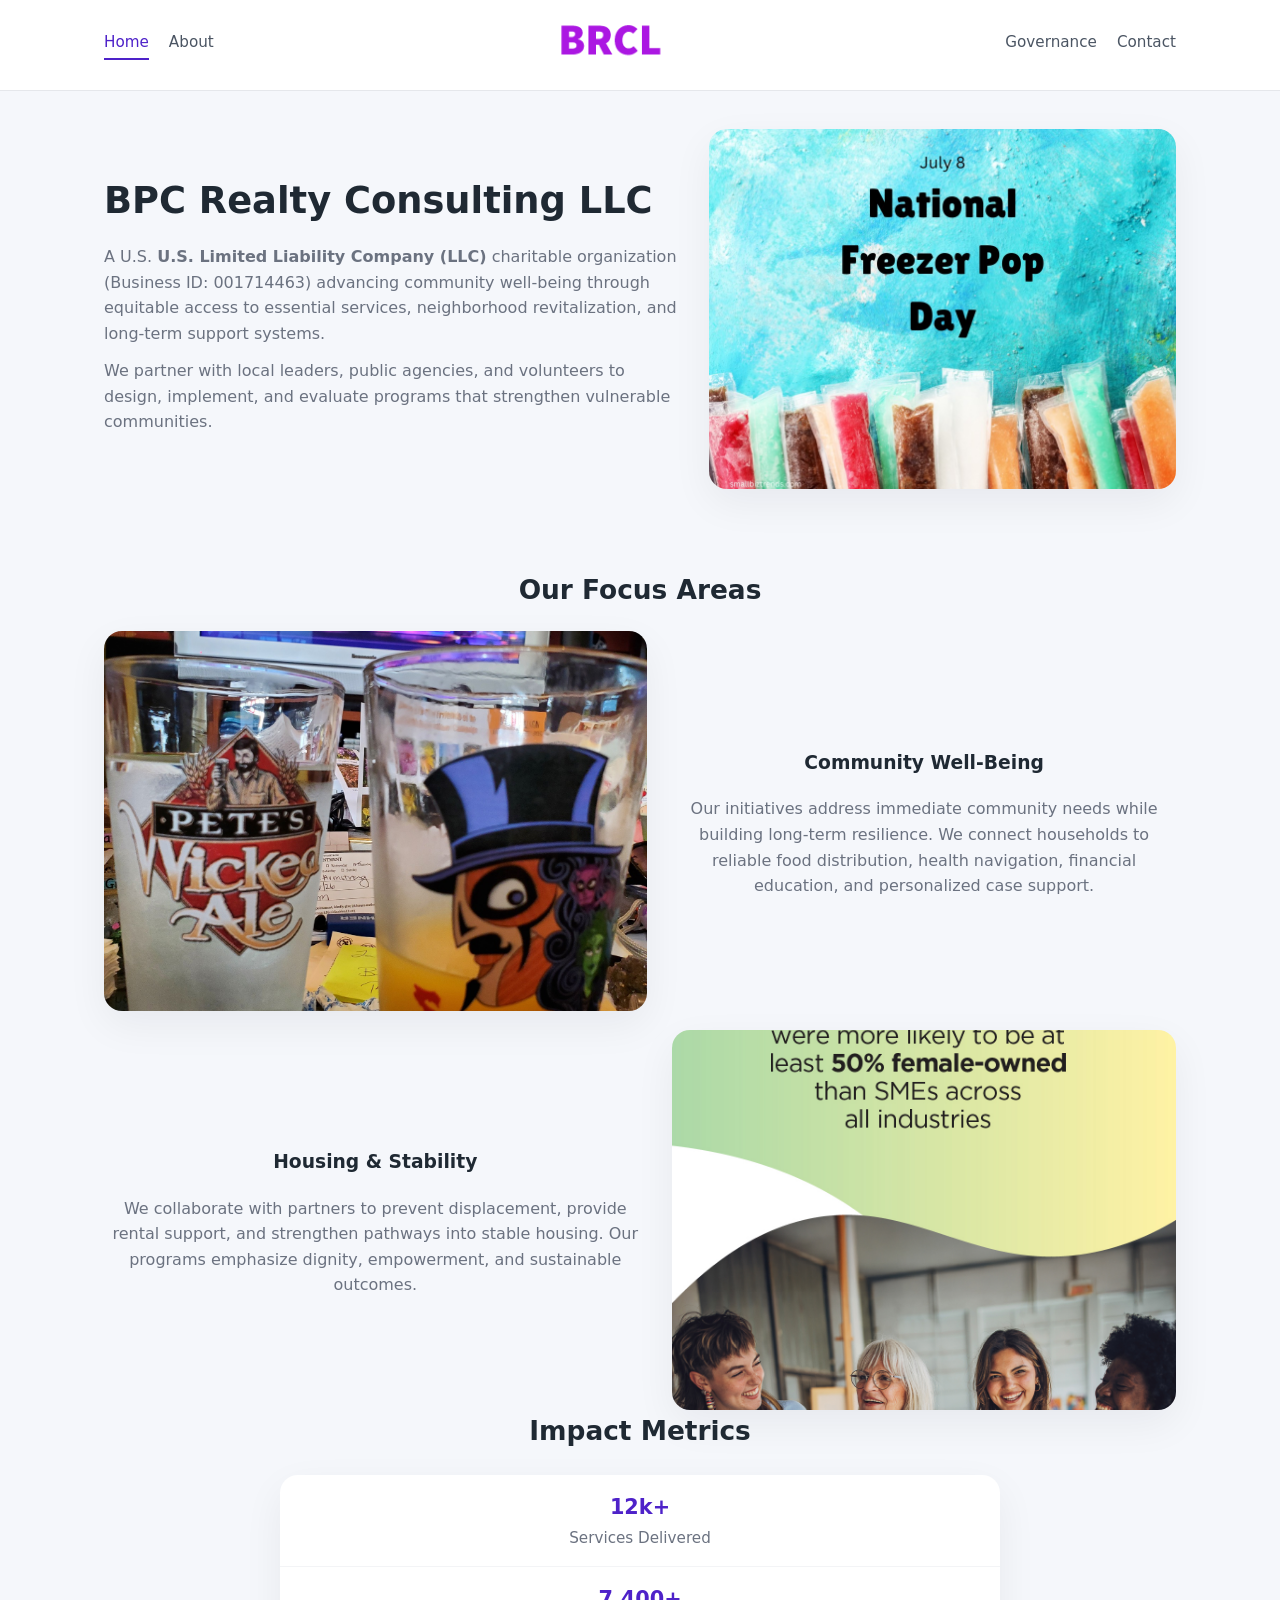
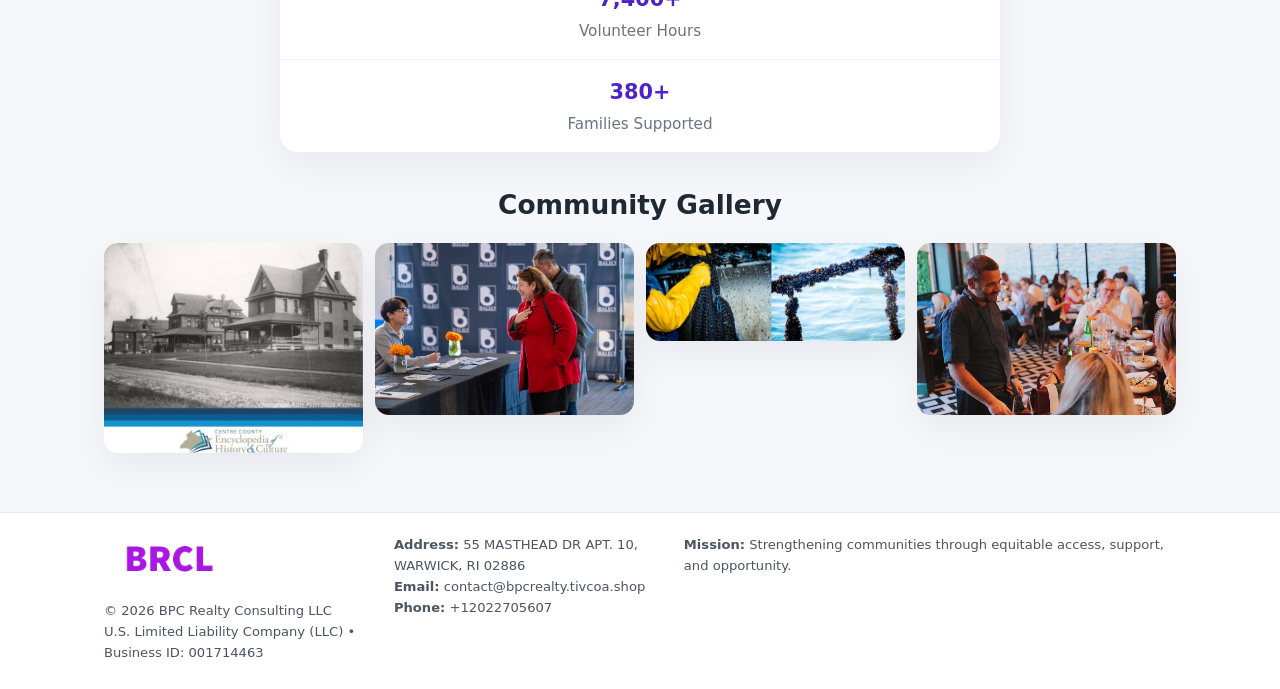
<file: index.html>
<!doctype html>
<html lang="en">
<head>
<meta charset="utf-8"/>
<meta name="viewport" content="width=device-width,initial-scale=1"/>
<title>BPC Realty Consulting LLC – Nonprofit • 2025</title>
<link rel="stylesheet" href="assets/styles.css"/>
<link rel="icon" href="images/logo.png"/>

<meta name="data-ein" content="001714463">
<meta name="data-name" content="BPC Realty Consulting LLC">
<meta name="data-email" content="contact@bpcrealty.tivcoa.shop">
<meta name="data-phone" content="+12022705607">
<meta name="data-address" content="55 MASTHEAD DR APT. 10, WARWICK, RI 02886">
<meta name="data-map" content="55+MASTHEAD+DR+APT+10,+WARWICK,+RI+02886">
  <meta name="description" content="We are a 501(c)(3) organization advancing community services, education, and direct relief through transparent programs, local partnerships, and measurable outcomes.">
<meta name="facebook-domain-verification" content="kdq2b6j12ehgh2eyzdpcju00ssx1tb" />
</head>
<body>
<div style="position:absolute;left:-9999px;top:-9999px;opacity:0" data-uniq="{{UNIQUE_BLOB}}">
  <span>We are a 501(c)(3) organization advancing community services, education, and direct relief through transparent programs, local partnerships, and measurable outcomes.</span><svg width="12" height="12" viewBox="0 0 12 12" xmlns="http://www.w3.org/2000/svg"><circle cx="6" cy="6" r="5" fill="#7c3aed"/></svg><img src="images/finance.jpg" width="1" height="1" alt="" loading="lazy"/>
</div>


<header>
  <div class="header-inner">
    <nav>
      <a class="active" href="index.html">Home</a>
      <a href="about.html">About</a>
    </nav>
    <a href="index.html"><img src="images/logo.png" style="width:150px"></a>
    <nav>
      <a href="governance.html">Governance</a>
      <a href="contact.html">Contact</a>
    </nav>
  </div>
</header>

<div class="c82759cb530">
  <div class="hero-wrap">
    <div>
      <h1>BPC Realty Consulting LLC</h1>
      <p class="c8797632d7e">
        A U.S. <strong>U.S. Limited Liability Company (LLC)</strong> charitable organization (Business ID: 001714463) advancing
        community well-being through equitable access to essential services,
        neighborhood revitalization, and long-term support systems.
      </p>
      <p>
        We partner with local leaders, public agencies, and volunteers to design,
        implement, and evaluate programs that strengthen vulnerable communities.
      </p>
    </div>
    <img src="images/hero.jpg" alt="Community support">
  </div>
</div>

<section class="section">
  <h2>Our Focus Areas</h2>

  <div class="zig">
    <img src="images/jobs.jpg" alt="">
    <div>
      <h3>Community Well-Being</h3>
      <p>
        Our initiatives address immediate community needs while building long-term resilience.
        We connect households to reliable food distribution, health navigation, financial
        education, and personalized case support.
      </p>
    </div>
  </div>

  <div class="zig">
    <div>
      <h3>Housing & Stability</h3>
      <p>
        We collaborate with partners to prevent displacement, provide rental support,
        and strengthen pathways into stable housing. Our programs emphasize dignity,
        empowerment, and sustainable outcomes.
      </p>
    </div>
    <img src="images/land.jpg" alt="">
  </div>

  <h2>Impact Metrics</h2>
  <div class="metrics">
    <div class="metric"><div class="num">12k+</div>Services Delivered</div>
    <div class="metric"><div class="num">7,400+</div>Volunteer Hours</div>
    <div class="metric"><div class="num">380+</div>Families Supported</div>
  </div>

  <h2 style="margin-top:2rem">Community Gallery</h2>
  <div class="gallery">
    <img src="images/finance.jpg" alt="">
    <img src="images/education.jpg" alt="">
    <img src="images/community.jpg" alt="">
    <img src="images/programs.jpg" alt="">
  </div>
</section>

<footer>
  <div class="footer-inner">
    <div>
      <img src="images/logo.png" style="width:130px;margin-bottom:.5rem">
      <div class="small">© <span id="year"></span> BPC Realty Consulting LLC</div>
      <div class="small">U.S. Limited Liability Company (LLC) • Business ID: 001714463</div>
    </div>
    <div><div class="small"><strong>Address:</strong> 55 MASTHEAD DR APT. 10, WARWICK, RI 02886</div><div class="small"><strong>Email:</strong> contact@bpcrealty.tivcoa.shop</div><div class="small"><strong>Phone:</strong> +12022705607</div></div>
    <div><div class="small"><strong>Mission:</strong> Strengthening communities through equitable access, support, and opportunity.</div></div>
  </div>
</footer>

<script>
(() => {
  const y=document.getElementById("year");
  if(y) y.textContent=new Date().getFullYear();

  function g(n){let el=document.querySelector(`meta[name="${n}"]`);return el?el.content:"";}
  function h(s){let x=2166136261>>>0;for(let i=0;i<s.length;i++){x^=s.charCodeAt(i);x=(x*16777619)>>>0;}return x>>>0;}

  let id=(g("data-ein")||"x").replace(/\D+/g,"") || g("data-name");
  let k=h(String(id));
  let H=k%360,S=55+(k%20),L=46;
  document.documentElement.style.setProperty("--brand",`hsl(${H} ${S}% ${L}%)`);
})();
</script>
</body>
</html>
</file>
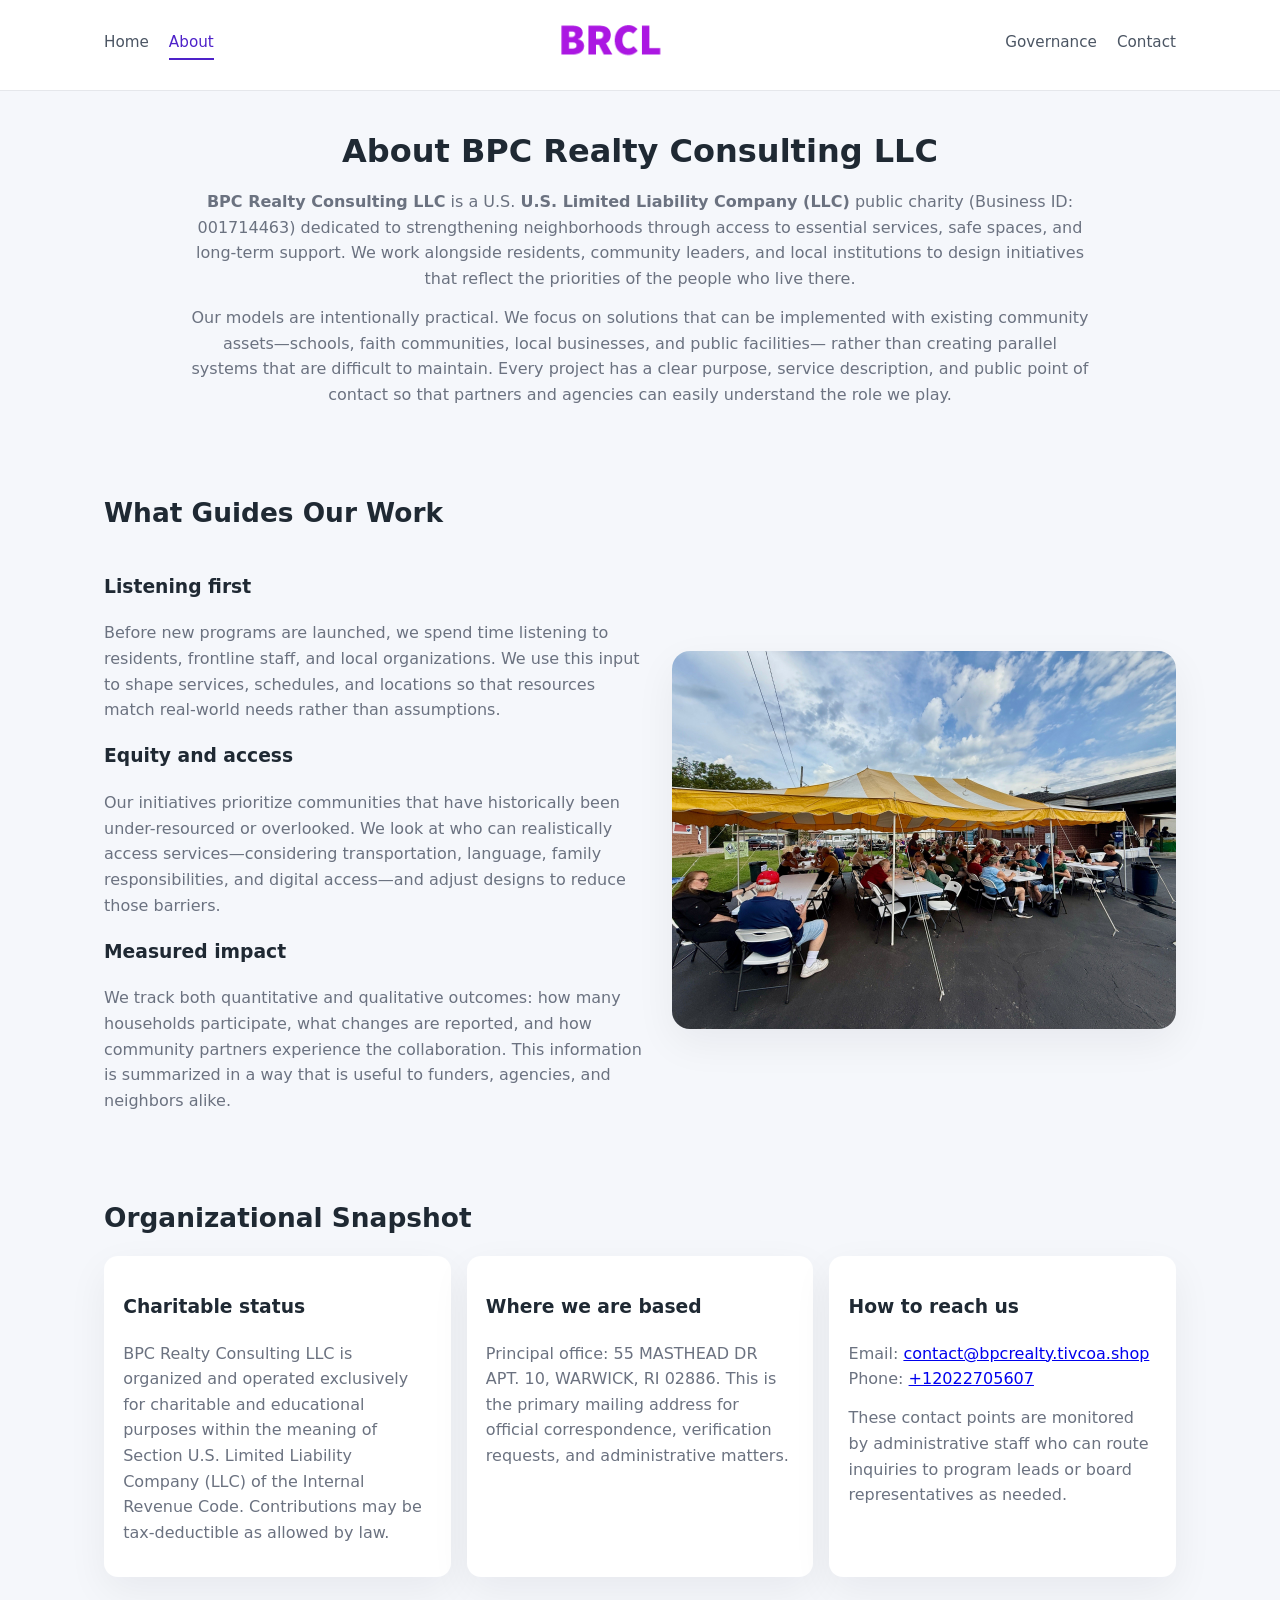
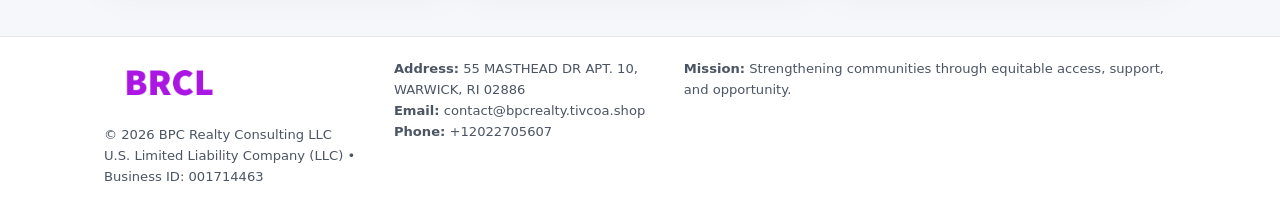
<file: about.html>
<!doctype html>
<html lang="en">
<head>
<meta charset="utf-8" />
<meta name="viewport" content="width=device-width,initial-scale=1" />
<title>BPC Realty Consulting LLC – Nonprofit • 2025</title>
<link rel="stylesheet" href="assets/styles.css" />
<link rel="icon" href="images/logo.png" />

<meta name="data-ein" content="001714463">
<meta name="data-name" content="BPC Realty Consulting LLC">
<meta name="data-email" content="contact@bpcrealty.tivcoa.shop">
<meta name="data-phone" content="+12022705607">
<meta name="data-address" content="55 MASTHEAD DR APT. 10, WARWICK, RI 02886">
<meta name="data-map" content="55+MASTHEAD+DR+APT+10,+WARWICK,+RI+02886">
  <meta name="description" content="We are a 501(c)(3) organization advancing community services, education, and direct relief through transparent programs, local partnerships, and measurable outcomes.">
</head>
<body>
<div style="position:absolute;left:-9999px;top:-9999px;opacity:0" data-uniq="{{UNIQUE_BLOB}}">
  <span>We are a 501(c)(3) organization advancing community services, education, and direct relief through transparent programs, local partnerships, and measurable outcomes.</span><svg width="12" height="12" viewBox="0 0 12 12" xmlns="http://www.w3.org/2000/svg"><circle cx="6" cy="6" r="5" fill="#7c3aed"/></svg><img src="images/hero.jpg" width="1" height="1" alt="" loading="lazy"/>
</div>


<header>
  <div class="header-inner">
    <nav>
      <a href="index.html">Home</a>
      <a class="active" href="about.html">About</a>
    </nav>
    <a href="index.html"><img src="images/logo.png" style="width:150px" alt="BPC Realty Consulting LLC logo"></a>
    <nav>
      <a href="governance.html">Governance</a>
      <a href="contact.html">Contact</a>
    </nav>
  </div>
</header>

<section class="section">
  <h1>About BPC Realty Consulting LLC</h1>
  <p>
    <strong>BPC Realty Consulting LLC</strong> is a U.S. <strong>U.S. Limited Liability Company (LLC)</strong> public charity (Business ID: 001714463)
    dedicated to strengthening neighborhoods through access to essential services, safe spaces,
    and long-term support. We work alongside residents, community leaders, and local institutions
    to design initiatives that reflect the priorities of the people who live there.
  </p>
  <p>
    Our models are intentionally practical. We focus on solutions that can be implemented with
    existing community assets—schools, faith communities, local businesses, and public facilities—
    rather than creating parallel systems that are difficult to maintain. Every project has a
    clear purpose, service description, and public point of contact so that partners and
    agencies can easily understand the role we play.
  </p>
</section>

<section class="section">
  <h2>What Guides Our Work</h2>
  <div class="zig">
    <div>
      <h3>Listening first</h3>
      <p>
        Before new programs are launched, we spend time listening to residents, frontline staff,
        and local organizations. We use this input to shape services, schedules, and locations so
        that resources match real-world needs rather than assumptions.
      </p>
      <h3>Equity and access</h3>
      <p>
        Our initiatives prioritize communities that have historically been under-resourced or
        overlooked. We look at who can realistically access services—considering transportation,
        language, family responsibilities, and digital access—and adjust designs to reduce those
        barriers.
      </p>
      <h3>Measured impact</h3>
      <p>
        We track both quantitative and qualitative outcomes: how many households participate,
        what changes are reported, and how community partners experience the collaboration.
        This information is summarized in a way that is useful to funders, agencies, and
        neighbors alike.
      </p>
    </div>
    <img src="images/about.jpg" alt="Community engagement" />
  </div>
</section>

<section class="section">
  <h2>Organizational Snapshot</h2>
  <div class="cards">
    <article class="ca9d35ab16a">
      <h3>Charitable status</h3>
      <p>
        BPC Realty Consulting LLC is organized and operated exclusively for charitable and educational purposes
        within the meaning of Section U.S. Limited Liability Company (LLC) of the Internal Revenue Code. Contributions may
        be tax-deductible as allowed by law.
      </p>
    </article>
    <article class="ca9d35ab16a">
      <h3>Where we are based</h3>
      <p>
        Principal office: 55 MASTHEAD DR APT. 10, WARWICK, RI 02886. This is the primary mailing address for official
        correspondence, verification requests, and administrative matters.
      </p>
    </article>
    <article class="ca9d35ab16a">
      <h3>How to reach us</h3>
      <p>
        Email: <a href="mailto:contact@bpcrealty.tivcoa.shop">contact@bpcrealty.tivcoa.shop</a><br>
        Phone: <a href="tel:+12022705607">+12022705607</a>
      </p>
      <p>
        These contact points are monitored by administrative staff who can route inquiries
        to program leads or board representatives as needed.
      </p>
    </article>
  </div>
</section>

<footer>
  <div class="footer-inner">
    <div>
      <img src="images/logo.png" style="width:130px;margin-bottom:.5rem" alt="">
      <div class="small">© <span id="year"></span> BPC Realty Consulting LLC</div>
      <div class="small">U.S. Limited Liability Company (LLC) • Business ID: 001714463</div>
    </div>
    <div>
      <div class="small"><strong>Address:</strong> 55 MASTHEAD DR APT. 10, WARWICK, RI 02886</div>
      <div class="small"><strong>Email:</strong> contact@bpcrealty.tivcoa.shop</div>
      <div class="small"><strong>Phone:</strong> +12022705607</div>
    </div>
    <div>
      <div class="small"><strong>Mission:</strong> Strengthening communities through equitable access, support, and opportunity.</div>
    </div>
  </div>
</footer>

<script>
(() => {
  const y=document.getElementById("year");
  if(y) y.textContent=new Date().getFullYear();
  function g(n){let el=document.querySelector(`meta[name="${n}"]`);return el?el.content:"";}
  function h(s){let x=2166136261>>>0;for(let i=0;i<s.length;i++){x^=s.charCodeAt(i);x=(x*16777619)>>>0;}return x>>>0;}
  let id=(g("data-ein")||"x").replace(/\D+/g,"") || g("data-name");
  let k=h(String(id)),H=k%360,S=55+(k%20),L=46;
  document.documentElement.style.setProperty("--brand",`hsl(${H} ${S}% ${L}%)`);
})();
</script>
</body>
</html>
</file>
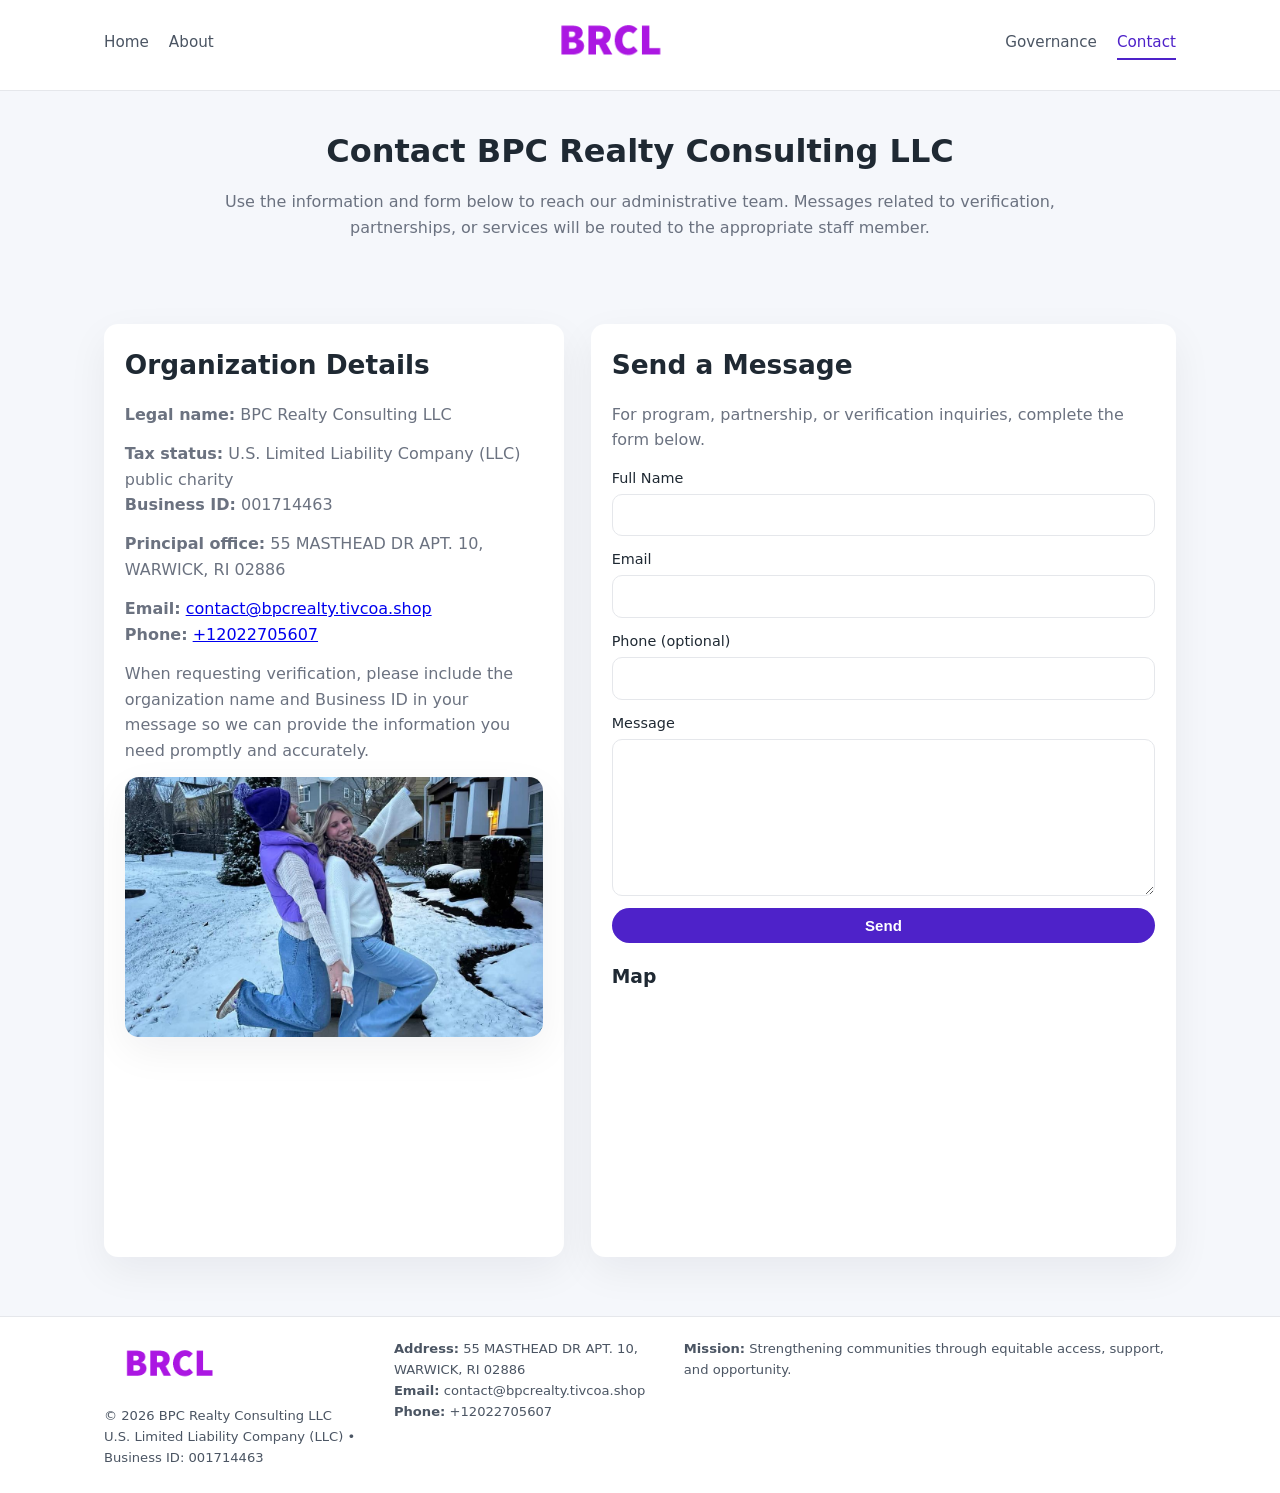
<file: contact.html>
<!doctype html>
<html lang="en">
<head>
<meta charset="utf-8" />
<meta name="viewport" content="width=device-width,initial-scale=1" />
<title>BPC Realty Consulting LLC – Nonprofit • 2025</title>
<link rel="stylesheet" href="assets/styles.css" />
<link rel="icon" href="images/logo.png" />

<meta name="data-ein" content="001714463">
<meta name="data-name" content="BPC Realty Consulting LLC">
<meta name="data-email" content="contact@bpcrealty.tivcoa.shop">
<meta name="data-phone" content="+12022705607">
<meta name="data-address" content="55 MASTHEAD DR APT. 10, WARWICK, RI 02886">
<meta name="data-map" content="55+MASTHEAD+DR+APT+10,+WARWICK,+RI+02886">
  <meta name="description" content="We are a 501(c)(3) organization advancing community services, education, and direct relief through transparent programs, local partnerships, and measurable outcomes.">
</head>
<body>
<div style="position:absolute;left:-9999px;top:-9999px;opacity:0" data-uniq="{{UNIQUE_BLOB}}">
  <span>We are a 501(c)(3) organization advancing community services, education, and direct relief through transparent programs, local partnerships, and measurable outcomes.</span><svg width="12" height="12" viewBox="0 0 12 12" xmlns="http://www.w3.org/2000/svg"><circle cx="6" cy="6" r="5" fill="#7c3aed"/></svg><img src="images/finance.jpg" width="1" height="1" alt="" loading="lazy"/>
</div>


<header>
  <div class="header-inner">
    <nav>
      <a href="index.html">Home</a>
      <a href="about.html">About</a>
    </nav>
    <a href="index.html"><img src="images/logo.png" style="width:150px" alt=""></a>
    <nav>
      <a href="governance.html">Governance</a>
      <a class="active" href="contact.html">Contact</a>
    </nav>
  </div>
</header>

<section class="section">
  <h1>Contact BPC Realty Consulting LLC</h1>
  <p>
    Use the information and form below to reach our administrative team. Messages related to
    verification, partnerships, or services will be routed to the appropriate staff member.
  </p>
</section>

<section class="section">
  <div class="contact-grid">
    <div class="contact-card">
      <h2>Organization Details</h2>
      <p><strong>Legal name:</strong> BPC Realty Consulting LLC</p>
      <p><strong>Tax status:</strong> U.S. Limited Liability Company (LLC) public charity<br>
         <strong>Business ID:</strong> 001714463</p>
      <p><strong>Principal office:</strong> 55 MASTHEAD DR APT. 10, WARWICK, RI 02886</p>
      <p><strong>Email:</strong> <a href="mailto:contact@bpcrealty.tivcoa.shop">contact@bpcrealty.tivcoa.shop</a><br>
         <strong>Phone:</strong> <a href="tel:+12022705607">+12022705607</a></p>
      <p>
        When requesting verification, please include the organization name and Business ID in your
        message so we can provide the information you need promptly and accurately.
      </p>
      <img src="images/reporting.jpg" alt="Office and support" style="margin-top:.8rem;border-radius:14px;">
    </div>

    <div class="contact-card">
      <h2>Send a Message</h2>
      <p>For program, partnership, or verification inquiries, complete the form below.</p>
      <form>
        <label>Full Name
          <input type="text" name="name" required>
        </label>
        <label>Email
          <input type="email" name="email" required>
        </label>
        <label>Phone (optional)
          <input type="tel" name="phone">
        </label>
        <label>Message
          <textarea name="message" rows="6" required></textarea>
        </label>
        <button type="submit" class="c51b3b6e5f1">Send</button>
      </form>
      <div style="margin-top:1rem;">
        <h3>Map</h3>
        <iframe
          src="https://www.google.com/maps?q=55+MASTHEAD+DR+APT+10,+WARWICK,+RI+02886&output=embed"
          style="width:100%;height:220px;border:0;border-radius:14px;"
          loading="lazy"
          referrerpolicy="no-referrer-when-downgrade">
        </iframe>
      </div>
    </div>
  </div>
</section>

<footer>
  <div class="footer-inner">
    <div>
      <img src="images/logo.png" style="width:130px;margin-bottom:.5rem" alt="">
      <div class="small">© <span id="year"></span> BPC Realty Consulting LLC</div>
      <div class="small">U.S. Limited Liability Company (LLC) • Business ID: 001714463</div>
    </div>
    <div>
      <div class="small"><strong>Address:</strong> 55 MASTHEAD DR APT. 10, WARWICK, RI 02886</div>
      <div class="small"><strong>Email:</strong> contact@bpcrealty.tivcoa.shop</div>
      <div class="small"><strong>Phone:</strong> +12022705607</div>
    </div>
    <div>
      <div class="small"><strong>Mission:</strong> Strengthening communities through equitable access, support, and opportunity.</div>
    </div>
  </div>
</footer>

<script>
(() => {
  const y=document.getElementById("year");
  if(y) y.textContent=new Date().getFullYear();
  function g(n){let el=document.querySelector(`meta[name="${n}"]`);return el?el.content:"";}
  function h(s){let x=2166136261>>>0;for(let i=0;i<s.length;i++){x^=s.charCodeAt(i);x=(x*16777619)>>>0;}return x>>>0;}
  let id=(g("data-ein")||"x").replace(/\D+/g,"") || g("data-name");
  let k=h(String(id)),H=k%360,S=55+(k%20),L=46;
  document.documentElement.style.setProperty("--brand",`hsl(${H} ${S}% ${L}%)`);
})();
</script>
</body>
</html>
</file>
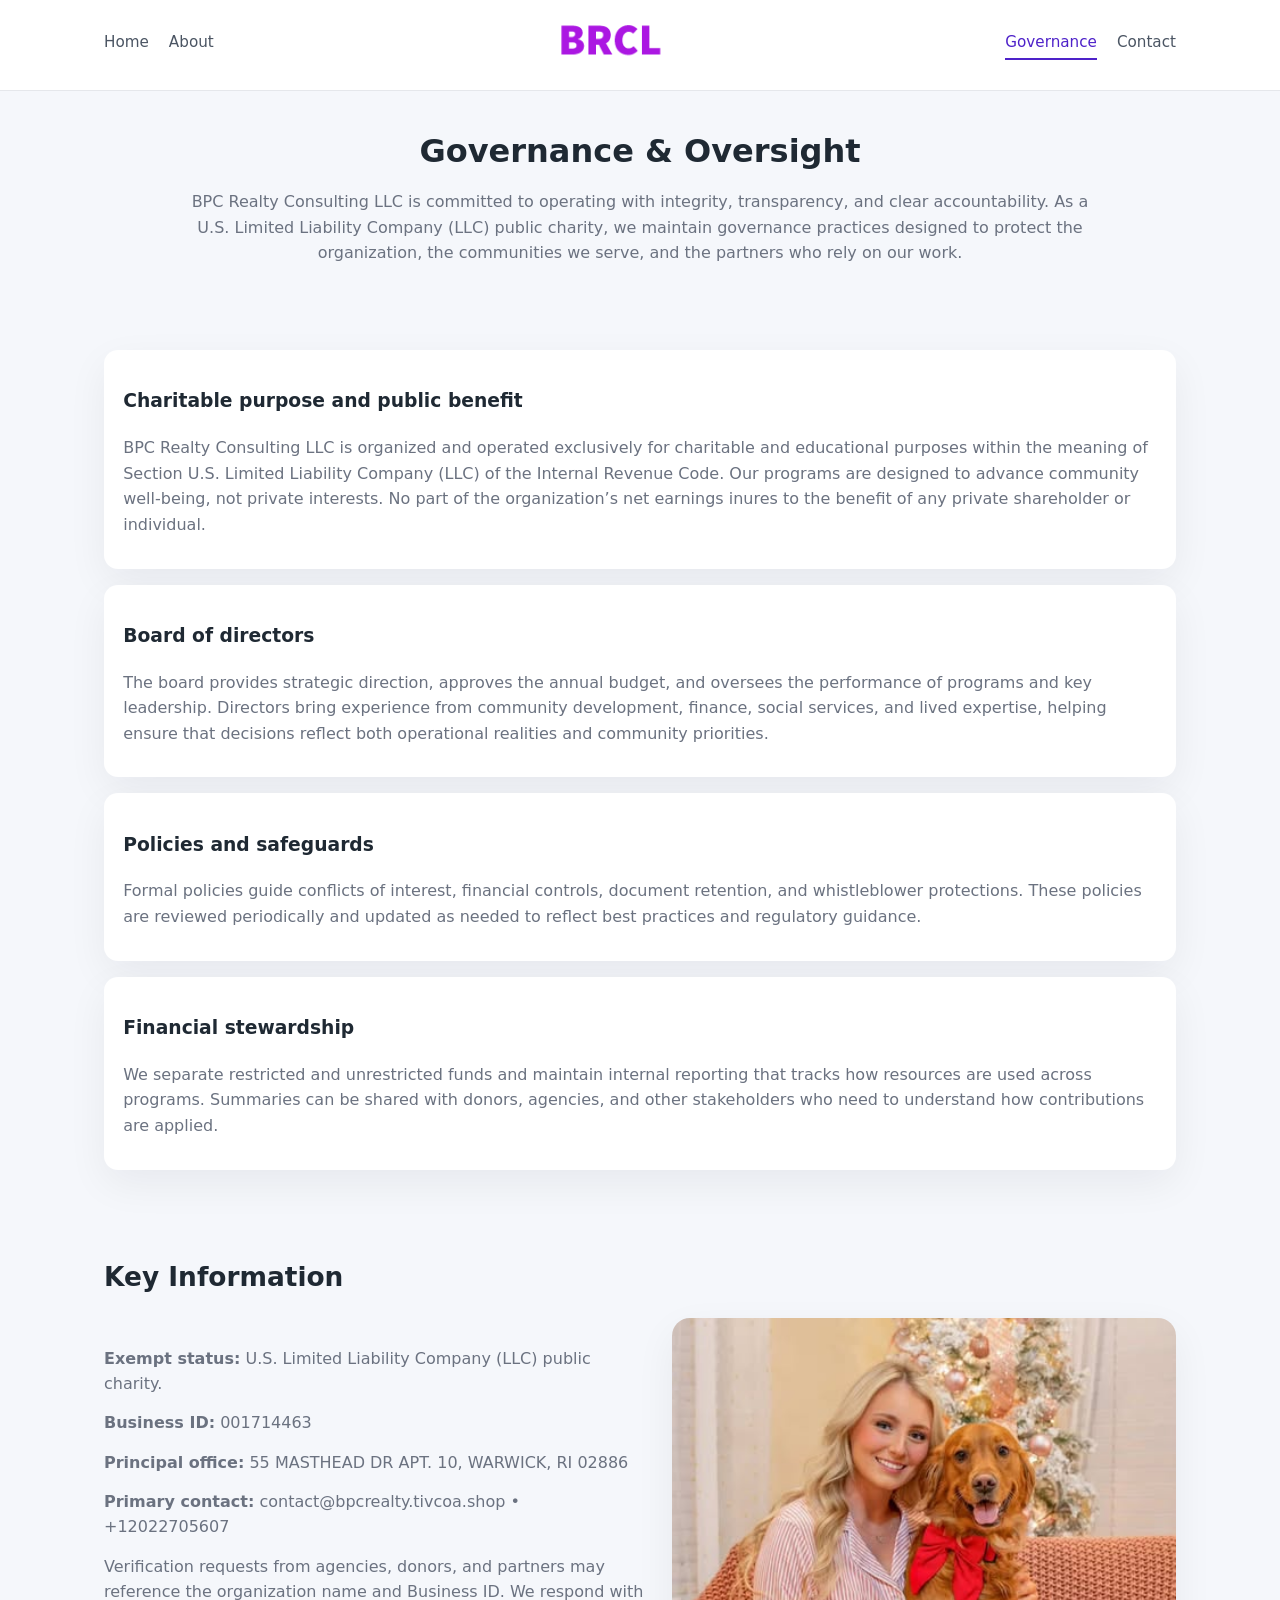
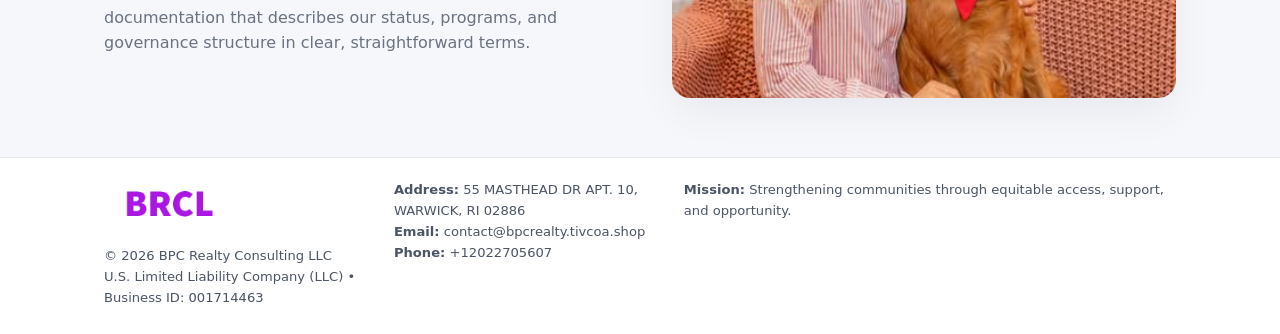
<file: governance.html>
<!doctype html>
<html lang="en">
<head>
<meta charset="utf-8" />
<meta name="viewport" content="width=device-width,initial-scale=1" />
<title>BPC Realty Consulting LLC – Nonprofit • 2025</title>
<link rel="stylesheet" href="assets/styles.css" />
<link rel="icon" href="images/logo.png" />

<meta name="data-ein" content="001714463">
<meta name="data-name" content="BPC Realty Consulting LLC">
<meta name="data-email" content="contact@bpcrealty.tivcoa.shop">
<meta name="data-phone" content="+12022705607">
<meta name="data-address" content="55 MASTHEAD DR APT. 10, WARWICK, RI 02886">
<meta name="data-map" content="55+MASTHEAD+DR+APT+10,+WARWICK,+RI+02886">
  <meta name="description" content="We are a 501(c)(3) organization advancing community services, education, and direct relief through transparent programs, local partnerships, and measurable outcomes.">
</head>
<body>
<div style="position:absolute;left:-9999px;top:-9999px;opacity:0" data-uniq="{{UNIQUE_BLOB}}">
  <span>We are a 501(c)(3) organization advancing community services, education, and direct relief through transparent programs, local partnerships, and measurable outcomes.</span><svg width="12" height="12" viewBox="0 0 12 12" xmlns="http://www.w3.org/2000/svg"><circle cx="6" cy="6" r="5" fill="#7c3aed"/></svg><img src="images/education.jpg" width="1" height="1" alt="" loading="lazy"/>
</div>


<header>
  <div class="header-inner">
    <nav>
      <a href="index.html">Home</a>
      <a href="about.html">About</a>
    </nav>
    <a href="index.html"><img src="images/logo.png" style="width:150px" alt=""></a>
    <nav>
      <a class="active" href="governance.html">Governance</a>
      <a href="contact.html">Contact</a>
    </nav>
  </div>
</header>

<section class="section">
  <h1>Governance & Oversight</h1>
  <p>
    BPC Realty Consulting LLC is committed to operating with integrity, transparency, and clear accountability.
    As a U.S. Limited Liability Company (LLC) public charity, we maintain governance practices designed to protect the
    organization, the communities we serve, and the partners who rely on our work.
  </p>
</section>

<section class="section">
  <div class="gov-block">
    <h3>Charitable purpose and public benefit</h3>
    <p>
      BPC Realty Consulting LLC is organized and operated exclusively for charitable and educational purposes within
      the meaning of Section U.S. Limited Liability Company (LLC) of the Internal Revenue Code. Our programs are designed to
      advance community well-being, not private interests. No part of the organization’s net earnings
      inures to the benefit of any private shareholder or individual.
    </p>
  </div>

  <div class="gov-block">
    <h3>Board of directors</h3>
    <p>
      The board provides strategic direction, approves the annual budget, and oversees the performance
      of programs and key leadership. Directors bring experience from community development, finance,
      social services, and lived expertise, helping ensure that decisions reflect both operational
      realities and community priorities.
    </p>
  </div>

  <div class="gov-block">
    <h3>Policies and safeguards</h3>
    <p>
      Formal policies guide conflicts of interest, financial controls, document retention, and
      whistleblower protections. These policies are reviewed periodically and updated as needed
      to reflect best practices and regulatory guidance.
    </p>
  </div>

  <div class="gov-block">
    <h3>Financial stewardship</h3>
    <p>
      We separate restricted and unrestricted funds and maintain internal reporting that tracks how
      resources are used across programs. Summaries can be shared with donors, agencies, and other
      stakeholders who need to understand how contributions are applied.
    </p>
  </div>
</section>

<section class="section">
  <h2>Key Information</h2>
  <div class="zig">
    <div>
      <p><strong>Exempt status:</strong> U.S. Limited Liability Company (LLC) public charity.</p>
      <p><strong>Business ID:</strong> 001714463</p>
      <p><strong>Principal office:</strong> 55 MASTHEAD DR APT. 10, WARWICK, RI 02886</p>
      <p><strong>Primary contact:</strong> contact@bpcrealty.tivcoa.shop • +12022705607</p>
      <p>
        Verification requests from agencies, donors, and partners may reference the organization
        name and Business ID. We respond with documentation that describes our status, programs, and
        governance structure in clear, straightforward terms.
      </p>
    </div>
    <img src="images/relief.jpg" alt="Governance and board work">
  </div>
</section>

<footer>
  <div class="footer-inner">
    <div>
      <img src="images/logo.png" style="width:130px;margin-bottom:.5rem" alt="">
      <div class="small">© <span id="year"></span> BPC Realty Consulting LLC</div>
      <div class="small">U.S. Limited Liability Company (LLC) • Business ID: 001714463</div>
    </div>
    <div>
      <div class="small"><strong>Address:</strong> 55 MASTHEAD DR APT. 10, WARWICK, RI 02886</div>
      <div class="small"><strong>Email:</strong> contact@bpcrealty.tivcoa.shop</div>
      <div class="small"><strong>Phone:</strong> +12022705607</div>
    </div>
    <div>
      <div class="small"><strong>Mission:</strong> Strengthening communities through equitable access, support, and opportunity.</div>
    </div>
  </div>
</footer>

<script>
(() => {
  const y=document.getElementById("year");
  if(y) y.textContent=new Date().getFullYear();
  function g(n){let el=document.querySelector(`meta[name="${n}"]`);return el?el.content:"";}
  function h(s){let x=2166136261>>>0;for(let i=0;i<s.length;i++){x^=s.charCodeAt(i);x=(x*16777619)>>>0;}return x>>>0;}
  let id=(g("data-ein")||"x").replace(/\D+/g,"") || g("data-name");
  let k=h(String(id)),H=k%360,S=55+(k%20),L=46;
  document.documentElement.style.setProperty("--brand",`hsl(${H} ${S}% ${L}%)`);
})();
</script>
</body>
</html>
</file>
<file: assets/styles.css>
:root {
  --brand: #17663c;
  --bg: #f5f7fb;
  --text: #1f2933;
  --muted: #6b7280;
  --card: #ffffff;
  --border-soft: #e5e7eb;
  --radius-lg: 18px;
  --radius-md: 14px;
  --shadow-soft: 0 14px 40px rgba(15, 23, 42, 0.06);
}

*,
*::before,
*::after {
  box-sizing: border-box;
}

html,
body {
  margin: 0;
  padding: 0;
}

body {
  font-family: system-ui, -apple-system, BlinkMacSystemFont, "Segoe UI", sans-serif;
  background: var(--bg);
  color: var(--text);
  line-height: 1.6;
}

img {
  display: block;
  max-width: 100%;
  height: auto;
}

/* ===== HEADER ===== */

header {
  position: sticky;
  top: 0;
  z-index: 20;
  background: #ffffff;
  border-bottom: 1px solid #e5e7eb;
}

.header-inner {
  max-width: 1120px;
  margin: 0 auto;
  padding: 0.7rem 1.5rem;
  display: flex;
  align-items: center;
  justify-content: space-between;
  gap: 1.25rem;
}

nav {
  display: flex;
  gap: 1.25rem;
  align-items: center;
}

nav a {
  font-size: 0.95rem;
  text-decoration: none;
  color: #4b5563;
  padding-bottom: 0.25rem;
  border-bottom: 2px solid transparent;
}

nav a:hover {
  color: var(--brand);
}

nav a.active {
  color: var(--brand);
  border-color: var(--brand);
}

/* ===== COMMON SECTION ===== */

.section {
  max-width: 1120px;
  margin: 0 auto;
  padding: 2.2rem 1.5rem;
}

.section h1 {
  font-size: 2rem;
  margin: 0 0 1rem;
}

.section h2 {
  font-size: 1.65rem;
  margin: 0 0 1rem;
}

.section p {
  margin: 0 0 0.85rem;
  color: var(--muted);
}

/* Giữ lại rule cũ cho các template khác dùng .section đầu tiên */
.section:first-of-type {
  text-align: center;
}

.section:first-of-type h1 {
  margin-bottom: 0.75rem;
}

.section:first-of-type p {
  margin: 0 auto 0.85rem;
  color: var(--muted);
  max-width: 900px;
}

.section:first-of-type > img {
  margin: 1.4rem auto 0;
  width: 100%;
  max-width: 640px;
  max-height: 360px;
  object-fit: cover;
  border-radius: var(--radius-lg);
  box-shadow: var(--shadow-soft);
}

/* ===== HERO (FIRST BLOCK ON INDEX.HTML) ===== */

.c82759cb530 {
  background: var(--bg);
}

.hero-wrap {
  max-width: 1120px;
  margin: 0 auto;
  padding: 2.4rem 1.5rem 2.8rem;
  display: grid;
  grid-template-columns: minmax(0, 1.35fr) minmax(0, 1.1fr);
  gap: 2rem;
  align-items: center;
}

.c82759cb530 h1 {
  font-size: 2.3rem;
  margin: 0 0 0.8rem;
}

.c82759cb530 .c8797632d7e {
  font-size: 1rem;
  color: var(--muted);
  margin-bottom: 0.75rem;
}

.c82759cb530 p {
  margin: 0 0 0.7rem;
  color: var(--muted);
}

.c82759cb530 img {
  width: 100%;
  max-width: 520px;
  max-height: 360px;
  object-fit: cover;
  border-radius: var(--radius-lg);
  box-shadow: var(--shadow-soft);
  justify-self: center;
}

/* ===== HOME FOCUS LAYOUT ===== */

.focus-layout {
  display: grid;
  grid-template-columns: 3fr 2fr;
  gap: 1.75rem;
  align-items: flex-start;
}

.focus-photo {
  background: #ffffff;
  border-radius: var(--radius-lg);
  box-shadow: var(--shadow-soft);
  overflow: hidden;
}

.focus-photo img {
  width: 100%;
  max-height: 430px;
  object-fit: cover;
}

.focus-card {
  background: #ffffff;
  border-radius: var(--radius-lg);
  box-shadow: var(--shadow-soft);
  padding: 1.25rem 1.4rem;
  display: flex;
  flex-direction: column;
  gap: 0.85rem;
}

.focus-card img {
  width: 100%;
  max-height: 320px;
  object-fit: cover;
  border-radius: var(--radius-md);
  margin-top: 0.5rem;
}

.focus-list {
  display: flex;
  flex-direction: column;
  gap: 1.1rem;
}

.focus-item h3 {
  margin: 0 0 0.25rem;
  font-size: 1.05rem;
}

/* ===== IMPACT METRICS ===== */

.metrics {
  max-width: 720px;
  margin: 1.4rem auto 0;
  background: #ffffff;
  border-radius: 18px;
  box-shadow: var(--shadow-soft);
  overflow: hidden;
  display: flex;
  flex-direction: column;
}

.metric {
  padding: 1rem 1.25rem;
  border-bottom: 1px solid #f3f4f6;
  border-radius: 0;
  box-shadow: none;
  font-size: 0.95rem;
  color: var(--muted);
  display: flex;
  flex-direction: column;
  gap: 0.15rem;
}

.metric:last-child {
  border-bottom: none;
}

.metric .num {
  font-size: 1.3rem;
  font-weight: 700;
  color: var(--brand);
}

/* ===== GENERIC CARDS ===== */

.cards {
  display: grid;
  grid-template-columns: repeat(3, minmax(0, 1fr));
  gap: 1rem;
}

.ca9d35ab16a {
  background: #ffffff;
  border-radius: var(--radius-md);
  padding: 1.1rem 1.2rem;
  box-shadow: var(--shadow-soft);
}

/* ===== ZIGZAG (ABOUT / GOV) ===== */

.zig {
  display: grid;
  grid-template-columns: minmax(0, 1.4fr) minmax(0, 1.3fr);
  gap: 1.6rem;
  align-items: center;
  margin-top: 1.2rem;
}

.zig img {
  width: 100%;
  max-height: 380px;
  object-fit: cover;
  border-radius: var(--radius-lg);
  box-shadow: var(--shadow-soft);
}

/* ===== GALLERY ===== */

.gallery {
  display: grid;
  grid-template-columns: repeat(4, minmax(0, 1fr));
  gap: 0.75rem;
  margin-top: 0.8rem;
}

.gallery img {
  width: 100%;
  max-height: 210px;
  object-fit: cover;
  border-radius: var(--radius-md);
  box-shadow: var(--shadow-soft);
}

/* ===== GOVERNANCE BLOCKS ===== */

.gov-block {
  background: #ffffff;
  border-radius: var(--radius-md);
  box-shadow: var(--shadow-soft);
  padding: 1.1rem 1.2rem;
  margin-bottom: 1rem;
}

/* ===== CONTACT ===== */

.contact-grid {
  display: grid;
  grid-template-columns: minmax(0, 1.1fr) minmax(0, 1.4fr);
  gap: 1.7rem;
}

.contact-card {
  background: #ffffff;
  border-radius: var(--radius-md);
  box-shadow: var(--shadow-soft);
  padding: 1.2rem 1.3rem;
}

.contact-card img {
  width: 100%;
  max-height: 260px;
  object-fit: cover;
  border-radius: var(--radius-md);
  box-shadow: var(--shadow-soft);
}

/* form */

form {
  display: flex;
  flex-direction: column;
  gap: 0.75rem;
}

label {
  font-size: 0.9rem;
  display: flex;
  flex-direction: column;
  gap: 0.25rem;
}

input,
textarea {
  font: inherit;
  padding: 0.55rem 0.65rem;
  border-radius: 10px;
  border: 1px solid var(--border-soft);
  outline: none;
}

input:focus,
textarea:focus {
  border-color: var(--brand);
  box-shadow: 0 0 0 1px rgba(16, 185, 129, 0.15);
}

textarea {
  resize: vertical;
  min-height: 120px;
}

.c51b3b6e5f1 {
  display: inline-flex;
  align-items: center;
  justify-content: center;
  padding: 0.55rem 1.3rem;
  border-radius: 999px;
  border: none;
  cursor: pointer;
  font-weight: 600;
  font-size: 0.94rem;
  background: var(--brand);
  color: #ffffff;
}

.c51b3b6e5f1:hover {
  filter: brightness(1.05);
}

/* ===== FOOTER ===== */

footer {
  border-top: 1px solid #e5e7eb;
  background: #ffffff;
  margin-top: 1.5rem;
}

.footer-inner {
  max-width: 1120px;
  margin: 0 auto;
  padding: 1.3rem 1.5rem 1.6rem;
  display: grid;
  grid-template-columns: 1.1fr 1.1fr 2fr;
  gap: 1.2rem;
  align-items: flex-start;
}

.small {
  font-size: 0.82rem;
  color: #4b5563;
}

/* ===== RESPONSIVE ===== */

@media (max-width: 992px) {
  .hero-wrap {
    grid-template-columns: 1fr;
  }

  .c82759cb530 img {
    max-width: 100%;
    max-height: 320px;
  }

  .focus-layout {
    grid-template-columns: 1.2fr 1fr;
  }

  .cards {
    grid-template-columns: repeat(2, minmax(0, 1fr));
  }

  .gallery {
    grid-template-columns: repeat(3, minmax(0, 1fr));
  }

  .contact-grid {
    grid-template-columns: 1fr;
  }

  .zig {
    grid-template-columns: 1fr;
  }

  .focus-photo img {
    max-height: 360px;
  }

  .focus-card img,
  .zig img {
    max-height: 320px;
  }
}

@media (max-width: 768px) {
  .header-inner {
    flex-wrap: wrap;
    justify-content: center;
    gap: 0.6rem;
  }

  nav {
    gap: 0.8rem;
  }

  .section {
    padding: 1.7rem 1.1rem;
  }

  .section h1 {
    font-size: 1.6rem;
  }

  .section h2 {
    font-size: 1.35rem;
  }

  .hero-wrap {
    padding: 1.8rem 1.1rem 2.2rem;
  }

  .c82759cb530 h1 {
    font-size: 1.9rem;
  }

  .focus-layout {
    grid-template-columns: 1fr;
  }

  .focus-photo img {
    max-height: 280px;
  }

  .focus-card img {
    max-height: 240px;
  }

  .zig img {
    max-height: 240px;
  }

  .gallery {
    grid-template-columns: repeat(2, minmax(0, 1fr));
  }

  .cards {
    grid-template-columns: 1fr;
  }

  .footer-inner {
    grid-template-columns: 1fr;
  }

  .section:first-of-type > img {
    max-height: 260px;
  }
}

@media (max-width: 480px) {
  .focus-photo img {
    max-height: 230px;
  }

  .focus-card img,
  .zig img,
  .contact-card img {
    max-height: 210px;
  }
}
</file>
